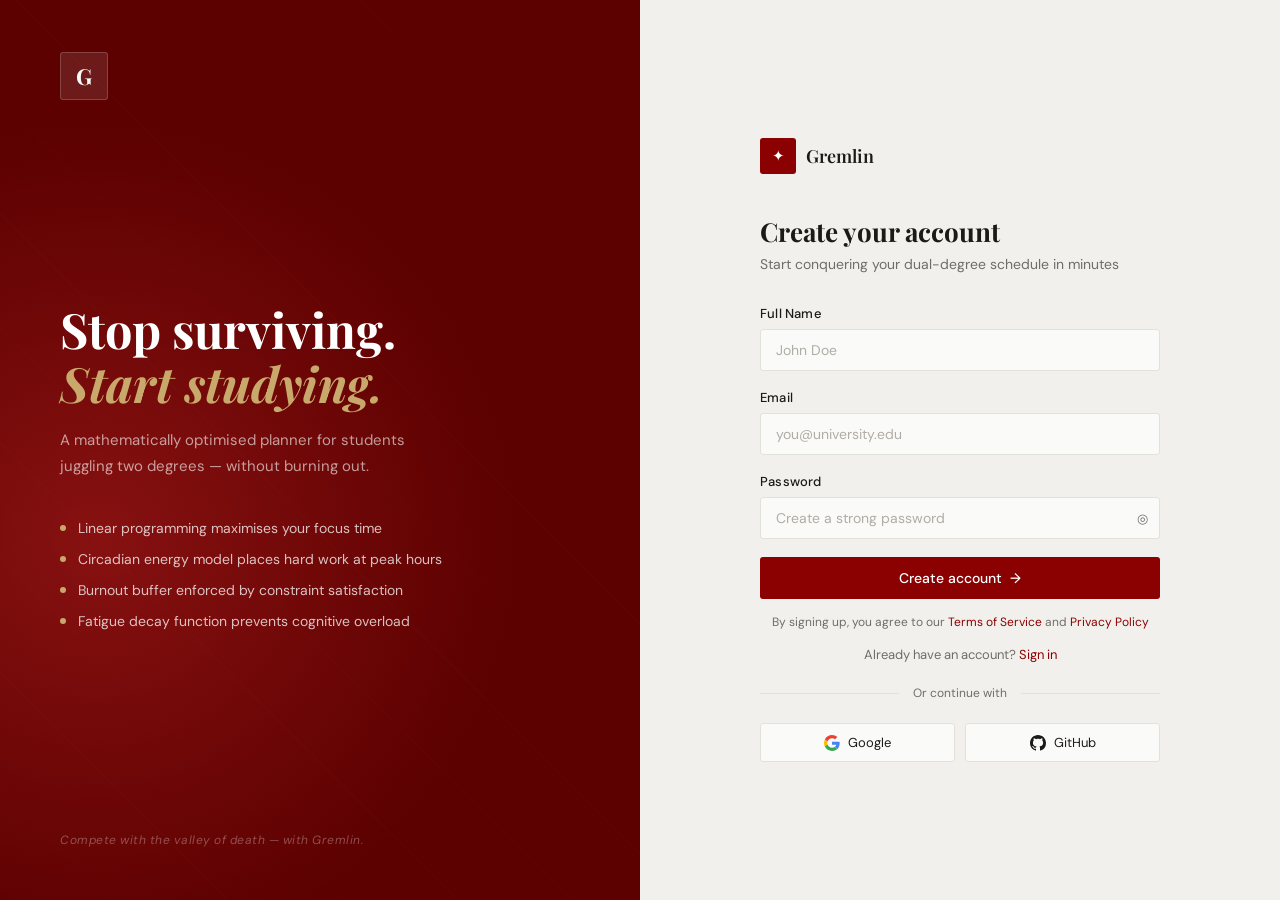
<file: templates/index.html>
<!DOCTYPE html>
<html lang="en">
<head>
  <meta charset="UTF-8" />
  <meta name="viewport" content="width=device-width, initial-scale=1.0" />
  <title>Gremlin — Study Smarter</title>
  <link rel="preconnect" href="https://fonts.googleapis.com" />
  <link href="https://fonts.googleapis.com/css2?family=Playfair+Display:ital,wght@0,400;0,600;0,700;1,400&family=DM+Sans:opsz,wght@9..40,300;9..40,400;9..40,500&display=swap" rel="stylesheet" />
  <link rel="stylesheet" href="/static/css/style.css" />
</head>
<body class="page-index">

  <div class="split-left">
    <div class="split-left__inner">
      <div class="logo-mark">G</div>
      <div class="left-content">
        <h1 class="headline">Stop surviving.<br/><em>Start studying.</em></h1>
        <p class="subline">A mathematically optimised planner for students juggling two degrees — without burning out.</p>
        <ul class="feature-list">
          <li><span class="dot"></span>Linear programming maximises your focus time</li>
          <li><span class="dot"></span>Circadian energy model places hard work at peak hours</li>
          <li><span class="dot"></span>Burnout buffer enforced by constraint satisfaction</li>
          <li><span class="dot"></span>Fatigue decay function prevents cognitive overload</li>
        </ul>
      </div>
      <p class="tagline-bottom">Compete with the valley of death — with Gremlin.</p>
    </div>
  </div>

  <div class="split-right">
    <div class="form-card" id="signup-panel">
      <div class="brand-row">
        <span class="brand-icon">✦</span>
        <span class="brand-name">Gremlin</span>
      </div>
      <h2 class="form-title">Create your account</h2>
      <p class="form-subtitle">Start conquering your dual-degree schedule in minutes</p>

      <div class="field-group">
        <label for="fname">Full Name</label>
        <input type="text" id="fname" class="fi" placeholder="John Doe" />
      </div>
      <div class="field-group">
        <label for="femail">Email</label>
        <input type="email" id="femail" class="fi" placeholder="you@university.edu" />
      </div>
      <div class="field-group">
        <label for="fpwd">Password</label>
        <div class="password-wrap">
          <input type="password" id="fpwd" class="fi" placeholder="Create a strong password" />
          <button class="eye-btn" type="button" onclick="togglePwd()">◎</button>
        </div>
      </div>

      <p class="err" id="signup-err"></p>
      <button class="btn-primary" onclick="doSignup()">Create account <span>→</span></button>
      <p class="legal">By signing up, you agree to our <a href="#">Terms of Service</a> and <a href="#">Privacy Policy</a></p>
      <p class="signin-link">Already have an account? <a onclick="showSignin()">Sign in</a></p>
      <div class="divider"><span>Or continue with</span></div>
      <div class="oauth-row">
        <button class="btn-oauth" onclick="alert('OAuth coming soon')">
          <svg width="16" height="16" viewBox="0 0 48 48"><path fill="#EA4335" d="M24 9.5c3.54 0 6.71 1.22 9.21 3.6l6.85-6.85C35.9 2.38 30.47 0 24 0 14.62 0 6.51 5.38 2.56 13.22l7.98 6.19C12.43 13.72 17.74 9.5 24 9.5z"/><path fill="#4285F4" d="M46.98 24.55c0-1.57-.15-3.09-.38-4.55H24v9.02h12.94c-.58 2.96-2.26 5.48-4.78 7.18l7.73 6c4.51-4.18 7.09-10.36 7.09-17.65z"/><path fill="#FBBC05" d="M10.53 28.59c-.48-1.45-.76-2.99-.76-4.59s.27-3.14.76-4.59l-7.98-6.19C.92 16.46 0 20.12 0 24c0 3.88.92 7.54 2.56 10.78l7.97-6.19z"/><path fill="#34A853" d="M24 48c6.48 0 11.93-2.13 15.89-5.81l-7.73-6c-2.18 1.48-4.97 2.35-8.16 2.35-6.26 0-11.57-4.22-13.47-9.91l-7.98 6.19C6.51 42.62 14.62 48 24 48z"/></svg>
          Google
        </button>
        <button class="btn-oauth" onclick="alert('OAuth coming soon')">
          <svg width="16" height="16" viewBox="0 0 24 24" fill="currentColor"><path d="M12 0C5.37 0 0 5.37 0 12c0 5.31 3.435 9.795 8.205 11.385.6.105.825-.255.825-.57 0-.285-.015-1.23-.015-2.235-3.015.555-3.795-.735-4.035-1.41-.135-.345-.72-1.41-1.23-1.695-.42-.225-1.02-.78-.015-.795.945-.015 1.62.87 1.845 1.23 1.08 1.815 2.805 1.305 3.495.99.105-.78.42-1.305.765-1.605-2.67-.3-5.46-1.335-5.46-5.925 0-1.305.465-2.385 1.23-3.225-.12-.3-.54-1.53.12-3.18 0 0 1.005-.315 3.3 1.23.96-.27 1.98-.405 3-.405s2.04.135 3 .405c2.295-1.56 3.3-1.23 3.3-1.23.66 1.65.24 2.88.12 3.18.765.84 1.23 1.905 1.23 3.225 0 4.605-2.805 5.625-5.475 5.925.435.375.81 1.095.81 2.22 0 1.605-.015 2.895-.015 3.3 0 .315.225.69.825.57A12.02 12.02 0 0024 12c0-6.63-5.37-12-12-12z"/></svg>
          GitHub
        </button>
      </div>
    </div>

    <!-- SIGNIN PANEL -->
    <div class="form-card hidden" id="signin-panel">
      <div class="brand-row">
        <span class="brand-icon">✦</span>
        <span class="brand-name">Gremlin</span>
      </div>
      <h2 class="form-title">Welcome back</h2>
      <p class="form-subtitle">Sign in to your optimised schedule</p>
      <div class="field-group">
        <label>Email</label>
        <input type="email" id="si-email" class="fi" placeholder="you@university.edu" />
      </div>
      <div class="field-group">
        <label>Password</label>
        <input type="password" id="si-pwd" class="fi" placeholder="Your password" />
      </div>
      <p class="err" id="signin-err"></p>
      <button class="btn-primary" onclick="doSignin()">Sign in →</button>
      <p class="signin-link" style="margin-top:16px;">No account? <a onclick="showSignup()">Create one</a></p>
    </div>
  </div>

  <script>
    function togglePwd() {
      const p = document.getElementById('fpwd');
      p.type = p.type === 'password' ? 'text' : 'password';
    }
    function showSignin() {
      document.getElementById('signup-panel').classList.add('hidden');
      document.getElementById('signin-panel').classList.remove('hidden');
    }
    function showSignup() {
      document.getElementById('signin-panel').classList.add('hidden');
      document.getElementById('signup-panel').classList.remove('hidden');
    }
    async function doSignup() {
      const name = document.getElementById('fname').value.trim();
      const email = document.getElementById('femail').value.trim();
      const pw = document.getElementById('fpwd').value;
      const err = document.getElementById('signup-err');
      err.style.display = 'none';
      if (!name || !email || !pw) { err.textContent = 'Please fill all fields.'; err.style.display = 'block'; return; }
      const r = await fetch('/api/signup', { method:'POST', headers:{'Content-Type':'application/json'}, body: JSON.stringify({name, email, password: pw}) });
      const d = await r.json();
      if (d.error) { err.textContent = d.error; err.style.display = 'block'; }
      else window.location.href = '/onboarding';
    }
    async function doSignin() {
      const email = document.getElementById('si-email').value.trim();
      const pw = document.getElementById('si-pwd').value;
      const err = document.getElementById('signin-err');
      err.style.display = 'none';
      const r = await fetch('/api/signin', { method:'POST', headers:{'Content-Type':'application/json'}, body: JSON.stringify({email, password: pw}) });
      const d = await r.json();
      if (d.error) { err.textContent = d.error; err.style.display = 'block'; }
      else window.location.href = d.has_profile ? '/dashboard' : '/onboarding';
    }
  </script>
</body>
</html>
</file>
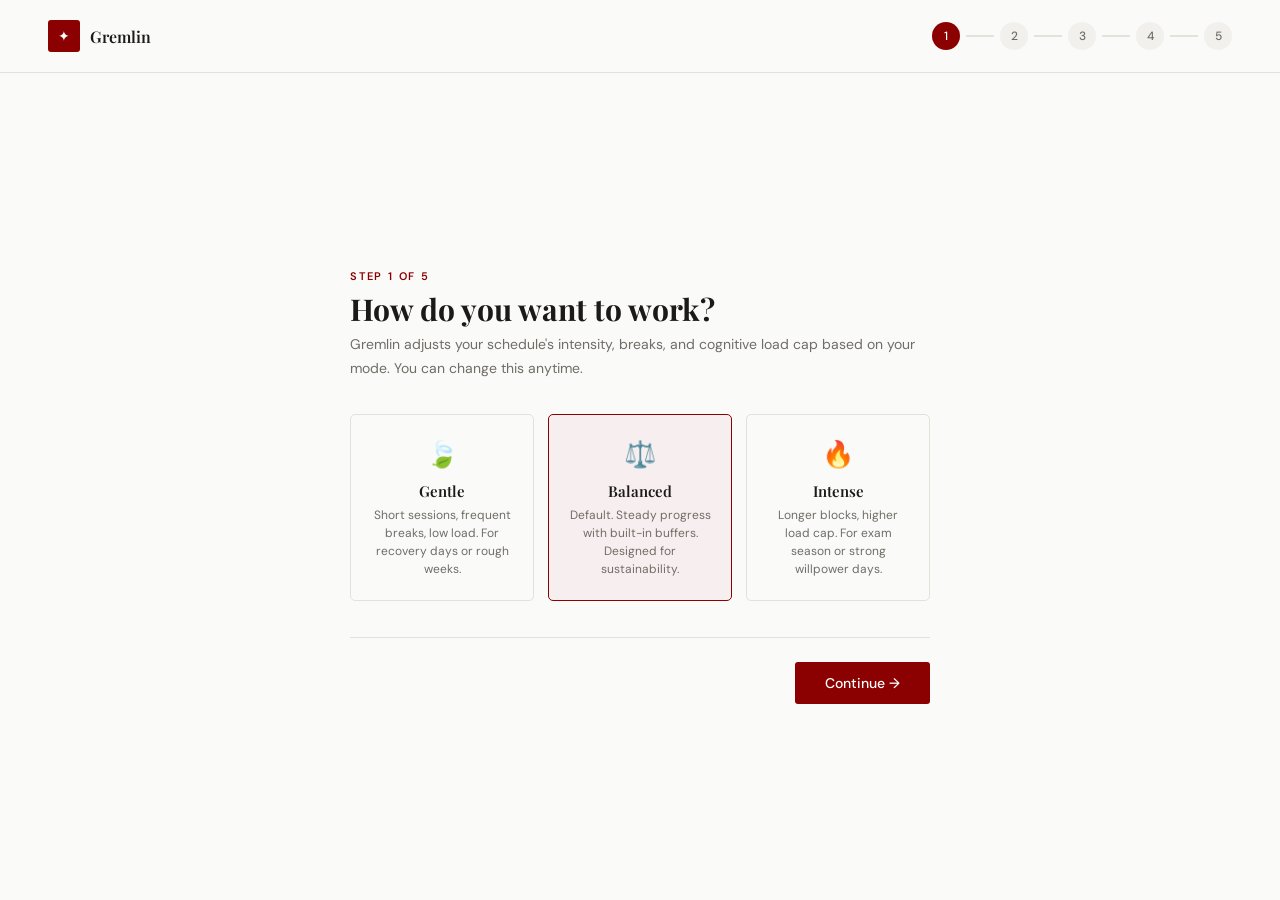
<file: templates/onboarding.html>
<!DOCTYPE html>
<html lang="en">
<head>
  <meta charset="UTF-8" />
  <meta name="viewport" content="width=device-width, initial-scale=1.0" />
  <title>Gremlin — Setup</title>
  <link href="https://fonts.googleapis.com/css2?family=Playfair+Display:ital,wght@0,400;0,600;0,700;1,400&family=DM+Sans:opsz,wght@9..40,300;9..40,400;9..40,500&display=swap" rel="stylesheet" />
  <link rel="stylesheet" href="/static/css/style.css" />
</head>
<body class="page-onboarding">

  <header class="ob-header">
    <div class="ob-brand">
      <div class="ob-brand-icon">✦</div>
      <div class="ob-brand-name">Gremlin</div>
    </div>
    <div class="step-dots" id="step-dots">
      <div class="step-dot active" id="dot-1">1</div>
      <div class="step-line" id="line-1"></div>
      <div class="step-dot idle" id="dot-2">2</div>
      <div class="step-line" id="line-2"></div>
      <div class="step-dot idle" id="dot-3">3</div>
      <div class="step-line" id="line-3"></div>
      <div class="step-dot idle" id="dot-4">4</div>
      <div class="step-line" id="line-4"></div>
      <div class="step-dot idle" id="dot-5">5</div>
    </div>
  </header>

  <div class="ob-body">
    <div class="ob-card">

      <!-- STEP 1: Mode -->
      <div class="step-page active" id="step-1">
        <div class="step-tag">Step 1 of 5</div>
        <h2 class="ob-title">How do you want to work?</h2>
        <p class="ob-desc">Gremlin adjusts your schedule's intensity, breaks, and cognitive load cap based on your mode. You can change this anytime.</p>
        <div class="mode-grid">
          <div class="mode-card" data-mode="gentle" onclick="selectMode(this)">
            <div class="mode-icon">🍃</div>
            <div class="mode-name">Gentle</div>
            <div class="mode-desc">Short sessions, frequent breaks, low load. For recovery days or rough weeks.</div>
          </div>
          <div class="mode-card sel" data-mode="balanced" onclick="selectMode(this)">
            <div class="mode-icon">⚖️</div>
            <div class="mode-name">Balanced</div>
            <div class="mode-desc">Default. Steady progress with built-in buffers. Designed for sustainability.</div>
          </div>
          <div class="mode-card" data-mode="intense" onclick="selectMode(this)">
            <div class="mode-icon">🔥</div>
            <div class="mode-name">Intense</div>
            <div class="mode-desc">Longer blocks, higher load cap. For exam season or strong willpower days.</div>
          </div>
        </div>
        <div class="step-nav">
          <div></div>
          <button class="btn-next" onclick="goStep(2)">Continue →</button>
        </div>
      </div>

      <!-- STEP 2: Chronotype + Sleep -->
      <div class="step-page" id="step-2">
        <div class="step-tag">Step 2 of 5</div>
        <h2 class="ob-title">When are you at your best?</h2>
        <p class="ob-desc">Gremlin uses a circadian energy model — your hard subjects go to your peak hours. Sleep is a hard constraint, never violated.</p>
        <div class="chrono-row">
          <button class="chrono-btn sel" data-chrono="morning" onclick="selectChrono(this)">
            <div class="chrono-icon">🌅</div>
            <div class="chrono-label">Morning</div>
          </button>
          <button class="chrono-btn" data-chrono="neutral" onclick="selectChrono(this)">
            <div class="chrono-icon">☀️</div>
            <div class="chrono-label">Midday</div>
          </button>
          <button class="chrono-btn" data-chrono="evening" onclick="selectChrono(this)">
            <div class="chrono-icon">🌙</div>
            <div class="chrono-label">Evening</div>
          </button>
        </div>
        <div style="display:grid;grid-template-columns:1fr 1fr;gap:20px;margin-bottom:24px;">
          <div class="field-group">
            <label>Sleep time (bedtime)</label>
            <input type="time" id="sleep-start" class="fi" value="23:00" />
          </div>
          <div class="field-group">
            <label>Wake-up time</label>
            <input type="time" id="sleep-end" class="fi" value="07:00" />
          </div>
        </div>
        <div class="step-nav">
          <button class="btn-back" onclick="goStep(1)">← Back</button>
          <button class="btn-next" onclick="goStep(3)">Continue →</button>
        </div>
      </div>

      <!-- STEP 3: Subjects -->
      <div class="step-page" id="step-3">
        <div class="step-tag">Step 3 of 5</div>
        <h2 class="ob-title">What are you studying?</h2>
        <p class="ob-desc">Add your BTech subjects and secondary goal. Difficulty and drain scores power the priority algorithm — P(s) = 0.5×difficulty + 0.2×drain + 0.3×goal_weight.</p>
        <div class="subject-list" id="subject-list"></div>
        <div class="add-row">
          <input type="text" id="new-subj" class="fi" placeholder="Subject name" />
          <select id="new-type" class="fi">
            <option value="study">BTech</option>
            <option value="goal">Goal</option>
          </select>
          <select id="new-diff" class="fi">
            <option value="1">Easy (1)</option>
            <option value="2">Light (2)</option>
            <option value="3" selected>Medium (3)</option>
            <option value="4">Hard (4)</option>
            <option value="5">Beast (5)</option>
          </select>
          <button class="btn-add" onclick="addSubject()">+ Add</button>
        </div>
        <div class="step-nav">
          <button class="btn-back" onclick="goStep(2)">← Back</button>
          <button class="btn-next" onclick="goStep(4)">Continue →</button>
        </div>
      </div>

      <!-- STEP 4: College timetable -->
      <div class="step-page" id="step-4">
        <div class="step-tag">Step 4 of 5</div>
        <h2 class="ob-title">Add your college timetable</h2>
        <p class="ob-desc">College slots are hard constraints — the optimizer will never assign study blocks here. Enter times in 24h format (e.g. 09:00).</p>
        <div class="college-wrap" id="college-wrap"></div>
        <div class="step-nav">
          <button class="btn-back" onclick="goStep(3)">← Back</button>
          <button class="btn-next" onclick="goStep(5)">Continue →</button>
        </div>
      </div>

      <!-- STEP 5: Hours -->
      <div class="step-page" id="step-5">
        <div class="step-tag">Step 5 of 5</div>
        <h2 class="ob-title">How much can you commit?</h2>
        <p class="ob-desc">Be honest. Gremlin's adherence target is 60% — achieving more than that is a win. Consistent modest effort beats occasional heroics.</p>
        <div class="range-group">
          <div class="range-header">
            <span class="range-lbl">Daily study hours (BTech)</span>
            <span class="range-val" id="study-val">3h</span>
          </div>
          <input type="range" id="study-hours" min="1" max="8" step="0.5" value="3" oninput="document.getElementById('study-val').textContent=this.value+'h'" />
        </div>
        <div class="range-group">
          <div class="range-header">
            <span class="range-lbl">Daily hours for secondary goal</span>
            <span class="range-val" id="goal-val">1.5h</span>
          </div>
          <input type="range" id="goal-hours" min="0.5" max="5" step="0.5" value="1.5" oninput="document.getElementById('goal-val').textContent=this.value+'h'" />
        </div>
        <div class="step-nav">
          <button class="btn-back" onclick="goStep(4)">← Back</button>
          <button class="btn-next" onclick="buildSchedule()">Build my schedule ✦</button>
        </div>
      </div>

    </div>
  </div>

  <!-- Loading overlay -->
  <div class="loading hidden" id="loading">
    <div>
      <div class="spin"></div>
      <div class="load-txt">Gremlin is solving your schedule…</div>
      <div class="load-math">Z = Σ priority(s) × energy(t) × cognitive_fit(s,t) × x[s][t]</div>
    </div>
  </div>

  <script>
    const DAYS = ['Mon','Tue','Wed','Thu','Fri','Sat','Sun'];
    let subjects = [
      {name:'Core BTech', type:'study', difficulty:4, drain:0.7, goal_weight:0.8},
      {name:'Secondary Goal', type:'goal', difficulty:3, drain:0.5, goal_weight:0.9}
    ];
    let collegeSlots = {Mon:[],Tue:[],Wed:[],Thu:[],Fri:[],Sat:[],Sun:[]};
    let mode = 'balanced';
    let chronotype = 'morning';

    function selectMode(el) {
      document.querySelectorAll('.mode-card').forEach(c => c.classList.remove('sel'));
      el.classList.add('sel');
      mode = el.dataset.mode;
    }
    function selectChrono(el) {
      document.querySelectorAll('.chrono-btn').forEach(c => c.classList.remove('sel'));
      el.classList.add('sel');
      chronotype = el.dataset.chrono;
    }

    function goStep(n) {
      document.querySelectorAll('.step-page').forEach(p => p.classList.remove('active'));
      document.getElementById('step-' + n).classList.add('active');
      for(let i=1;i<=5;i++) {
        const dot = document.getElementById('dot-' + i);
        const line = document.getElementById('line-' + i);
        if(i < n) { dot.className = 'step-dot done'; }
        else if(i === n) { dot.className = 'step-dot active'; }
        else { dot.className = 'step-dot idle'; }
        if(line) line.className = i < n ? 'step-line done' : 'step-line';
      }
      if(n === 4) renderCollegeGrid();
    }

    function renderSubjects() {
      const list = document.getElementById('subject-list');
      list.innerHTML = subjects.map((s,i) => `
        <div class="subject-row">
          <span class="s-name">${s.name}</span>
          <span class="s-badge ${s.type==='goal'?'badge-goal':'badge-study'}">${s.type==='goal'?'Goal':'BTech'}</span>
          <div class="diff-pips">${[1,2,3,4,5].map(n=>`<div class="pip${n<=s.difficulty?' on':''}"></div>`).join('')}</div>
          <button class="btn-rm" onclick="removeSubject(${i})">✕</button>
        </div>
      `).join('');
    }

    function addSubject() {
      const name = document.getElementById('new-subj').value.trim();
      if(!name) return;
      const type = document.getElementById('new-type').value;
      const diff = parseInt(document.getElementById('new-diff').value);
      subjects.push({name, type, difficulty: diff, drain: diff/5*0.8, goal_weight: type==='goal'?0.9:0.6});
      document.getElementById('new-subj').value = '';
      renderSubjects();
    }

    function removeSubject(i) {
      subjects.splice(i,1);
      renderSubjects();
    }

    function renderCollegeGrid() {
      const wrap = document.getElementById('college-wrap');
      wrap.innerHTML = DAYS.map(d => `
        <div class="day-col">
          <div class="day-h">${d}</div>
          <div id="slots-${d}">
            ${(collegeSlots[d]||[]).map((sl,i) => `
              <div class="slot-tag">
                <span>${sl.start}–${sl.end}</span>
                <button class="slot-rm" onclick="removeSlot('${d}',${i})">✕</button>
              </div>
            `).join('')}
          </div>
          <div class="add-slot">
            <input type="time" id="s-${d}" placeholder="09:00" value="09:00" />
            <input type="time" id="e-${d}" placeholder="10:00" value="10:00" />
            <button class="btn-slot" onclick="addSlot('${d}')">+ Add</button>
          </div>
        </div>
      `).join('');
    }

    function addSlot(day) {
      const start = document.getElementById('s-' + day).value;
      const end = document.getElementById('e-' + day).value;
      if(!start || !end) return;
      if(!collegeSlots[day]) collegeSlots[day] = [];
      collegeSlots[day].push({start, end});
      renderCollegeGrid();
    }

    function removeSlot(day, idx) {
      collegeSlots[day].splice(idx, 1);
      renderCollegeGrid();
    }

    async function buildSchedule() {
      document.getElementById('loading').classList.remove('hidden');
      const profile = {
        mode,
        chronotype,
        sleep_start: document.getElementById('sleep-start').value,
        sleep_end: document.getElementById('sleep-end').value,
        subjects,
        college_slots: collegeSlots,
        available_hours: parseFloat(document.getElementById('study-hours').value),
        goal_hours: parseFloat(document.getElementById('goal-hours').value),
        mood_override: 7,
        energy_override: 7
      };
      try {
        const r = await fetch('/api/save_profile', {
          method: 'POST',
          headers: {'Content-Type':'application/json'},
          body: JSON.stringify(profile)
        });
        const d = await r.json();
        if(d.success) window.location.href = '/dashboard';
        else alert('Error building schedule');
      } catch(e) {
        alert('Server error. Make sure Flask is running.');
      }
      document.getElementById('loading').classList.add('hidden');
    }

    // Init
    renderSubjects();
  </script>
</body>
</html>
</file>
<file: static/css/style.css>
@import url('https://fonts.googleapis.com/css2?family=Playfair+Display:ital,wght@0,400;0,600;0,700;1,400;1,600&family=DM+Sans:opsz,wght@9..40,300;9..40,400;9..40,500;9..40,600&display=swap');

:root {
  --cherry: #8B0000;
  --cherry-deep: #5C0000;
  --cherry-bright: #A50000;
  --cherry-pale: #F7EFEF;
  --white: #FAFAF8;
  --off: #F2F0EC;
  --border: #E4E1DB;
  --text: #1C1A18;
  --muted: #706D67;
  --gold: #C9A86C;
  --green: #4A7C59;
  --r: 3px;
  --ease: cubic-bezier(0.4, 0, 0.2, 1);
}

*, *::before, *::after { box-sizing: border-box; margin: 0; padding: 0; }
html { font-size: 16px; }
body { font-family: 'DM Sans', sans-serif; background: var(--white); color: var(--text); -webkit-font-smoothing: antialiased; }
h1, h2, h3, .serif { font-family: 'Playfair Display', serif; }

/* ─── SIGNUP ─────────────────────────────────────────── */
.page-index {
  display: grid;
  grid-template-columns: 1fr 1fr;
  min-height: 100vh;
}

.split-left {
  background: var(--cherry-deep);
  position: relative;
  overflow: hidden;
  display: flex;
  align-items: stretch;
}

.split-left::before {
  content: '';
  position: absolute;
  inset: 0;
  background:
    radial-gradient(ellipse at 15% 60%, rgba(178,34,34,0.5) 0%, transparent 55%),
    radial-gradient(ellipse at 85% 10%, rgba(92,0,0,0.6) 0%, transparent 50%),
    repeating-linear-gradient(45deg, transparent, transparent 80px, rgba(255,255,255,0.012) 80px, rgba(255,255,255,0.012) 81px);
}

.split-left__inner {
  position: relative;
  z-index: 1;
  display: flex;
  flex-direction: column;
  justify-content: space-between;
  padding: 52px 60px;
  width: 100%;
}

.logo-mark {
  font-family: 'Playfair Display', serif;
  font-size: 22px;
  font-weight: 700;
  color: var(--white);
  width: 48px;
  height: 48px;
  background: rgba(255,255,255,0.1);
  border: 1px solid rgba(255,255,255,0.18);
  border-radius: var(--r);
  display: grid;
  place-items: center;
}


.headline {
  font-family: 'Playfair Display', serif;
  font-size: clamp(34px, 3.8vw, 52px);
  font-weight: 700;
  color: white;
  line-height: 1.12;
  margin-bottom: 18px;
}

.headline em { font-style: italic; color: var(--gold); }

.subline {
  font-size: 15px;
  color: rgba(255,255,255,0.6);
  line-height: 1.7;
  max-width: 360px;
  margin-bottom: 40px;
}

.feature-list { list-style: none; display: flex; flex-direction: column; gap: 13px; }
.feature-list li {
  display: flex;
  align-items: center;
  gap: 12px;
  font-size: 14px;
  color: rgba(255,255,255,0.75);
}

.dot {
  width: 6px;
  height: 6px;
  border-radius: 50%;
  background: var(--gold);
  flex-shrink: 0;
}

.tagline-bottom {
  font-size: 12px;
  color: rgba(255,255,255,0.3);
  letter-spacing: 0.5px;
  font-style: italic;
}

/* Form side */
.split-right {
  background: var(--off);
  display: flex;
  align-items: center;
  justify-content: center;
  padding: 60px 48px;
}

.form-card { width: 100%; max-width: 400px; }

.brand-row {
  display: flex;
  align-items: center;
  gap: 10px;
  margin-bottom: 40px;
}

.brand-icon {
  width: 36px;
  height: 36px;
  background: var(--cherry);
  border-radius: var(--r);
  display: grid;
  place-items: center;
  color: white;
  font-size: 15px;
}

.brand-name {
  font-family: 'Playfair Display', serif;
  font-size: 18px;
  font-weight: 600;
  color: var(--text);
}

.form-title {
  font-size: 26px;
  font-weight: 700;
  margin-bottom: 6px;
}

.form-subtitle {
  font-size: 14px;
  color: var(--muted);
  margin-bottom: 32px;
}

.field-group { margin-bottom: 18px; }
.field-group label {
  display: block;
  font-size: 13px;
  font-weight: 500;
  margin-bottom: 7px;
  letter-spacing: 0.2px;
}

.field-group input, .fi {
  width: 100%;
  padding: 11px 15px;
  background: var(--white);
  border: 1px solid var(--border);
  border-radius: var(--r);
  font-size: 14px;
  font-family: 'DM Sans', sans-serif;
  color: var(--text);
  outline: none;
  transition: border-color 0.2s var(--ease), box-shadow 0.2s var(--ease);
}

.field-group input:focus, .fi:focus {
  border-color: var(--cherry);
  box-shadow: 0 0 0 3px rgba(139,0,0,0.07);
}

.field-group input::placeholder, .fi::placeholder { color: #B0ADA6; }

.password-wrap { position: relative; }
.password-wrap input { padding-right: 40px; }
.eye-btn {
  position: absolute;
  right: 12px;
  top: 50%;
  transform: translateY(-50%);
  background: none;
  border: none;
  cursor: pointer;
  color: var(--muted);
  font-size: 13px;
}

.btn-primary {
  width: 100%;
  padding: 12px 24px;
  background: var(--cherry);
  color: white;
  border: none;
  border-radius: var(--r);
  font-size: 14px;
  font-weight: 500;
  font-family: 'DM Sans', sans-serif;
  cursor: pointer;
  transition: background 0.2s var(--ease), transform 0.15s var(--ease), box-shadow 0.2s var(--ease);
  display: flex;
  align-items: center;
  justify-content: center;
  gap: 8px;
  margin-top: 8px;
}

.btn-primary:hover {
  background: var(--cherry-bright);
  transform: translateY(-1px);
  box-shadow: 0 4px 18px rgba(139,0,0,0.25);
}

.btn-primary:active { transform: none; }

.legal {
  font-size: 12px;
  color: var(--muted);
  text-align: center;
  margin-top: 14px;
  line-height: 1.6;
}

.legal a, .signin-link a { color: var(--cherry); text-decoration: none; }
.legal a:hover, .signin-link a:hover { text-decoration: underline; }

.signin-link {
  text-align: center;
  font-size: 13px;
  color: var(--muted);
  margin-top: 14px;
  cursor: pointer;
}

.divider {
  display: flex;
  align-items: center;
  gap: 14px;
  margin: 22px 0;
  font-size: 12px;
  color: var(--muted);
}
.divider::before, .divider::after { content: ''; flex: 1; height: 1px; background: var(--border); }

.oauth-row { display: grid; grid-template-columns: 1fr 1fr; gap: 10px; }

.btn-oauth {
  padding: 10px 16px;
  background: var(--white);
  border: 1px solid var(--border);
  border-radius: var(--r);
  font-size: 13px;
  font-family: 'DM Sans', sans-serif;
  cursor: pointer;
  display: flex;
  align-items: center;
  justify-content: center;
  gap: 8px;
  transition: border-color 0.2s, background 0.2s;
  color: var(--text);
}

.btn-oauth:hover { background: var(--off); border-color: #ccc; }

.err {
  color: var(--cherry);
  font-size: 12px;
  margin-top: 8px;
  display: none;
}

/* ─── ONBOARDING ─────────────────────────────────────── */
.page-onboarding {
  min-height: 100vh;
  background: var(--white);
  display: flex;
  flex-direction: column;
}

.ob-header {
  padding: 20px 48px;
  border-bottom: 1px solid var(--border);
  display: flex;
  align-items: center;
  justify-content: space-between;
}

.ob-brand { display: flex; align-items: center; gap: 10px; }
.ob-brand-icon { width: 32px; height: 32px; background: var(--cherry); border-radius: var(--r); display: grid; place-items: center; color: white; font-size: 14px; }
.ob-brand-name { font-family: 'Playfair Display', serif; font-size: 16px; font-weight: 600; }

.step-dots { display: flex; align-items: center; gap: 6px; }
.step-dot {
  width: 28px;
  height: 28px;
  border-radius: 50%;
  font-size: 12px;
  font-weight: 500;
  display: grid;
  place-items: center;
  transition: all 0.25s var(--ease);
}
.step-dot.active { background: var(--cherry); color: white; }
.step-dot.done { background: var(--cherry-deep); color: var(--gold); }
.step-dot.idle { background: var(--off); color: var(--muted); }
.step-line { width: 28px; height: 2px; background: var(--border); transition: background 0.3s; }
.step-line.done { background: var(--cherry); }

.ob-body {
  flex: 1;
  display: flex;
  align-items: center;
  justify-content: center;
  padding: 60px 24px;
}

.ob-card { width: 100%; max-width: 580px; }

.step-tag {
  font-size: 11px;
  text-transform: uppercase;
  letter-spacing: 1.8px;
  color: var(--cherry);
  font-weight: 600;
  margin-bottom: 8px;
}

.ob-title { font-size: 30px; font-weight: 700; margin-bottom: 6px; line-height: 1.2; }
.ob-desc { font-size: 14px; color: var(--muted); margin-bottom: 34px; line-height: 1.65; }

/* Mode cards */
.mode-grid { display: grid; grid-template-columns: repeat(3, 1fr); gap: 14px; margin-bottom: 28px; }
.mode-card {
  padding: 22px 18px;
  border: 1.5px solid var(--border);
  border-radius: 5px;
  cursor: pointer;
  transition: all 0.2s var(--ease);
  text-align: center;
}
.mode-card:hover { border-color: var(--cherry); }
.mode-card.sel { border-color: var(--cherry); background: var(--cherry-pale); }
.mode-icon { font-size: 26px; margin-bottom: 10px; }
.mode-name { font-family: 'Playfair Display', serif; font-size: 15px; font-weight: 600; margin-bottom: 5px; }
.mode-desc { font-size: 12px; color: var(--muted); line-height: 1.5; }

/* Chronotype */
.chrono-row { display: flex; gap: 10px; margin-bottom: 26px; }
.chrono-btn {
  flex: 1;
  padding: 14px 10px;
  border: 1.5px solid var(--border);
  border-radius: var(--r);
  cursor: pointer;
  text-align: center;
  background: var(--white);
  font-family: 'DM Sans', sans-serif;
  transition: all 0.2s var(--ease);
}
.chrono-btn:hover { border-color: var(--cherry); }
.chrono-btn.sel { border-color: var(--cherry); background: var(--cherry-pale); }
.chrono-icon { font-size: 20px; margin-bottom: 5px; }
.chrono-label { font-size: 13px; font-weight: 500; }

/* Subjects */
.subject-list { margin-bottom: 16px; }
.subject-row {
  display: grid;
  grid-template-columns: 1fr 80px 80px 32px;
  align-items: center;
  gap: 10px;
  padding: 12px 14px;
  background: var(--off);
  border: 1px solid var(--border);
  border-radius: var(--r);
  margin-bottom: 8px;
}
.s-name { font-size: 13px; font-weight: 500; }
.s-badge {
  font-size: 11px;
  padding: 3px 8px;
  border-radius: 20px;
  text-align: center;
  font-weight: 500;
}
.badge-study { background: rgba(139,0,0,0.1); color: var(--cherry); }
.badge-goal { background: rgba(201,168,108,0.2); color: #7A5C0A; }
.diff-pips { display: flex; gap: 3px; }
.pip { width: 7px; height: 7px; border-radius: 50%; background: var(--border); }
.pip.on { background: var(--cherry); }
.btn-rm {
  background: none;
  border: none;
  cursor: pointer;
  color: var(--muted);
  font-size: 15px;
  padding: 2px 6px;
  border-radius: var(--r);
  transition: color 0.15s;
}
.btn-rm:hover { color: var(--cherry); }

.add-row {
  display: grid;
  grid-template-columns: 1fr 90px 80px auto;
  gap: 8px;
  padding: 14px;
  border: 1px dashed #CCC8C0;
  border-radius: var(--r);
  background: transparent;
}

select.fi, select { -webkit-appearance: none; appearance: none; }

.btn-add {
  padding: 9px 14px;
  background: var(--cherry);
  color: white;
  border: none;
  border-radius: var(--r);
  font-size: 13px;
  font-family: 'DM Sans', sans-serif;
  cursor: pointer;
  transition: background 0.15s;
  white-space: nowrap;
}
.btn-add:hover { background: var(--cherry-bright); }

/* Range */
.range-group { margin-bottom: 22px; }
.range-header { display: flex; justify-content: space-between; margin-bottom: 8px; }
.range-lbl { font-size: 13px; font-weight: 500; }
.range-val { font-size: 13px; font-weight: 600; color: var(--cherry); }
input[type=range] {
  width: 100%;
  -webkit-appearance: none;
  appearance: none;
  height: 4px;
  background: var(--border);
  border-radius: 2px;
  outline: none;
  cursor: pointer;
}
/* Chrome, Safari, Edge */
input[type=range]::-webkit-slider-thumb {
  -webkit-appearance: none;
  appearance: none;
  width: 17px;
  height: 17px;
  border-radius: 50%;
  background: var(--cherry);
  cursor: pointer;
  box-shadow: 0 2px 6px rgba(139,0,0,0.28);
  border: none;
}
/* Firefox */
input[type=range]::-moz-range-thumb {
  width: 17px;
  height: 17px;
  border-radius: 50%;
  background: var(--cherry);
  cursor: pointer;
  box-shadow: 0 2px 6px rgba(139,0,0,0.28);
  border: none;
}
/* Firefox track */
input[type=range]::-moz-range-track {
  height: 4px;
  background: var(--border);
  border-radius: 2px;
}

/* College slots */
.college-wrap {
  display: grid;
  grid-template-columns: repeat(7, 1fr);
  gap: 6px;
  margin-bottom: 18px;
}
.day-col .day-h {
  font-size: 11px;
  font-weight: 600;
  text-align: center;
  color: var(--muted);
  text-transform: uppercase;
  letter-spacing: 0.5px;
  padding: 6px 2px;
}
.slot-tag {
  display: flex;
  align-items: center;
  justify-content: space-between;
  padding: 4px 7px;
  background: var(--cherry-deep);
  color: white;
  border-radius: 3px;
  font-size: 10px;
  margin-bottom: 3px;
}
.slot-rm { background: none; border: none; color: rgba(255,255,255,0.5); cursor: pointer; font-size: 11px; }
.add-slot { display: flex; gap: 4px; margin-top: 6px; flex-direction: column; }
.add-slot input {
  width: 100%;
  padding: 5px 7px;
  font-size: 11px;
  border: 1px solid var(--border);
  border-radius: 3px;
  font-family: 'DM Sans', sans-serif;
  outline: none;
}
.add-slot input:focus { border-color: var(--cherry); }
.btn-slot {
  width: 100%;
  padding: 5px 4px;
  background: rgba(139,0,0,0.1);
  color: var(--cherry);
  border: none;
  border-radius: 3px;
  font-size: 11px;
  cursor: pointer;
  font-family: 'DM Sans', sans-serif;
}
.btn-slot:hover { background: rgba(139,0,0,0.18); }

/* Step nav */
.step-nav {
  display: flex;
  justify-content: space-between;
  align-items: center;
  margin-top: 36px;
  padding-top: 24px;
  border-top: 1px solid var(--border);
}

.btn-next {
  padding: 12px 30px;
  background: var(--cherry);
  color: white;
  border: none;
  border-radius: var(--r);
  font-size: 14px;
  font-weight: 500;
  font-family: 'DM Sans', sans-serif;
  cursor: pointer;
  transition: all 0.2s var(--ease);
  display: flex;
  align-items: center;
  gap: 8px;
}
.btn-next:hover { background: var(--cherry-bright); transform: translateY(-1px); box-shadow: 0 4px 16px rgba(139,0,0,0.22); }

.btn-back {
  padding: 11px 22px;
  background: transparent;
  border: 1px solid var(--border);
  border-radius: var(--r);
  font-size: 13px;
  font-family: 'DM Sans', sans-serif;
  cursor: pointer;
  color: var(--muted);
  transition: all 0.15s;
}
.btn-back:hover { border-color: #aaa; color: var(--text); }

/* ─── DASHBOARD ──────────────────────────────────────── */
.page-dashboard {
  display: grid;
  grid-template-columns: 230px 1fr;
  min-height: 100vh;
}

.sidebar {
  background: var(--cherry-deep);
  background-image: radial-gradient(ellipse at 0% 100%, rgba(178,34,34,0.3) 0%, transparent 55%);
  position: sticky;
  top: 0;
  height: 100vh;
  display: flex;
  flex-direction: column;
  padding: 28px 0;
}

.sb-brand { padding: 0 22px 28px; border-bottom: 1px solid rgba(255,255,255,0.07); margin-bottom: 20px; }
.sb-icon { width: 38px; height: 38px; background: rgba(255,255,255,0.1); border-radius: var(--r); display: grid; place-items: center; font-size: 16px; margin-bottom: 10px; }
.sb-name { font-family: 'Playfair Display', serif; color: white; font-size: 17px; font-weight: 600; }
.sb-sub { font-size: 11px; color: rgba(255,255,255,0.38); margin-top: 2px; }

.sb-nav { flex: 1; padding: 0 14px; }
.sb-section { font-size: 10px; text-transform: uppercase; letter-spacing: 1.5px; color: rgba(255,255,255,0.3); padding: 0 8px; margin-bottom: 6px; margin-top: 20px; }
.nav-link {
  display: flex;
  align-items: center;
  gap: 9px;
  padding: 9px 10px;
  border-radius: var(--r);
  color: rgba(255,255,255,0.6);
  font-size: 13px;
  cursor: pointer;
  transition: all 0.15s;
  margin-bottom: 2px;
  text-decoration: none;
  background: none;
  border: none;
  width: 100%;
  text-align: left;
  font-family: 'DM Sans', sans-serif;
}
.nav-link:hover { background: rgba(255,255,255,0.07); color: white; }
.nav-link.active { background: rgba(255,255,255,0.11); color: white; }
.nav-ic { font-size: 14px; width: 18px; text-align: center; }

.sb-footer { padding: 18px 22px; border-top: 1px solid rgba(255,255,255,0.07); }
.user-row { display: flex; align-items: center; gap: 9px; }
.user-av {
  width: 34px;
  height: 34px;
  background: rgba(255,255,255,0.13);
  border-radius: 50%;
  display: grid;
  place-items: center;
  font-family: 'Playfair Display', serif;
  font-size: 14px;
  color: white;
  font-weight: 600;
  flex-shrink: 0;
}
.user-nm { font-size: 13px; color: white; font-weight: 500; }
.user-role { font-size: 11px; color: rgba(255,255,255,0.38); }

/* Main area */
.main {
  background: var(--off);
  display: flex;
  flex-direction: column;
  min-height: 100vh;
}

.topbar {
  background: var(--white);
  border-bottom: 1px solid var(--border);
  padding: 16px 36px;
  display: flex;
  align-items: center;
  justify-content: space-between;
  position: sticky;
  top: 0;
  z-index: 10;
}

.topbar-title { font-size: 18px; font-weight: 600; }
.topbar-right { display: flex; align-items: center; gap: 10px; }

.btn-mood {
  padding: 8px 18px;
  background: var(--cherry);
  color: white;
  border: none;
  border-radius: var(--r);
  font-size: 13px;
  font-family: 'DM Sans', sans-serif;
  cursor: pointer;
  transition: background 0.15s;
}
.btn-mood:hover { background: var(--cherry-bright); }

.dash-body { padding: 30px 36px; flex: 1; }

/* Stats */
.stats-row {
  display: grid;
  grid-template-columns: repeat(4, 1fr);
  gap: 14px;
  margin-bottom: 26px;
}

.stat-card {
  background: var(--white);
  border: 1px solid var(--border);
  border-radius: 5px;
  padding: 20px 22px;
}

.stat-card.hl {
  background: var(--cherry-deep);
  border-color: var(--cherry-deep);
}

.stat-lbl { font-size: 11px; color: var(--muted); text-transform: uppercase; letter-spacing: 0.8px; margin-bottom: 7px; }
.stat-card.hl .stat-lbl { color: rgba(255,255,255,0.5); }
.stat-val { font-family: 'Playfair Display', serif; font-size: 26px; font-weight: 700; }
.stat-card.hl .stat-val { color: white; }
.stat-hint { font-size: 12px; color: var(--muted); margin-top: 4px; }
.stat-card.hl .stat-hint { color: rgba(255,255,255,0.42); }

/* Schedule area */
.sched-layout {
  display: grid;
  grid-template-columns: 1fr 280px;
  gap: 20px;
}

.sched-main {
  background: var(--white);
  border: 1px solid var(--border);
  border-radius: 5px;
  overflow: hidden;
}

.sec-header {
  padding: 18px 22px;
  border-bottom: 1px solid var(--border);
  display: flex;
  align-items: center;
  justify-content: space-between;
}

.sec-title { font-size: 15px; font-weight: 600; }
.opt-badge {
  font-size: 12px;
  padding: 3px 10px;
  background: rgba(139,0,0,0.08);
  color: var(--cherry);
  border-radius: 20px;
  font-weight: 500;
}

.day-tabs {
  display: flex;
  gap: 2px;
  padding: 12px 16px;
  border-bottom: 1px solid var(--border);
  overflow-x: auto;
}

.day-tab {
  padding: 7px 14px;
  border-radius: var(--r);
  font-size: 12px;
  cursor: pointer;
  transition: all 0.15s;
  color: var(--muted);
  background: none;
  border: none;
  font-family: 'DM Sans', sans-serif;
  white-space: nowrap;
}
.day-tab:hover { background: var(--off); color: var(--text); }
.day-tab.active { background: var(--cherry); color: white; }

/* Timeline */
.timeline { padding: 18px 20px; min-height: 350px; }

.t-empty {
  display: flex;
  flex-direction: column;
  align-items: center;
  justify-content: center;
  height: 200px;
  color: var(--muted);
  font-size: 14px;
  gap: 8px;
}

.t-block {
  display: flex;
  gap: 14px;
  align-items: flex-start;
  margin-bottom: 6px;
}

.t-time {
  width: 68px;
  font-size: 11px;
  color: var(--muted);
  padding-top: 13px;
  text-align: right;
  flex-shrink: 0;
}

.t-line {
  display: flex;
  flex-direction: column;
  align-items: center;
  padding-top: 13px;
  flex-shrink: 0;
}

.t-dot { width: 8px; height: 8px; border-radius: 50%; flex-shrink: 0; }
.t-vline { width: 1px; flex: 1; min-height: 20px; background: var(--border); margin-top: 3px; }

.t-card {
  flex: 1;
  padding: 11px 14px;
  border-radius: 3px;
  border-left: 3px solid;
  margin-bottom: 4px;
}

.t-card-name { font-size: 13px; font-weight: 600; }
.t-card-meta { font-size: 11px; margin-top: 2px; opacity: 0.65; }

.legend {
  display: flex;
  flex-wrap: wrap;
  gap: 10px;
  padding: 10px 20px;
  border-top: 1px solid var(--border);
}

.leg-item { display: flex; align-items: center; gap: 5px; font-size: 11px; color: var(--muted); }
.leg-dot { width: 9px; height: 9px; border-radius: 2px; flex-shrink: 0; }

/* Side panel */
.side-panel { display: flex; flex-direction: column; gap: 14px; }

.panel {
  background: var(--white);
  border: 1px solid var(--border);
  border-radius: 5px;
  overflow: hidden;
}

.panel-h {
  padding: 14px 18px;
  border-bottom: 1px solid var(--border);
  font-size: 13px;
  font-weight: 600;
}

.panel-b { padding: 16px 18px; }

.gremlin-msg {
  font-size: 13px;
  line-height: 1.65;
  color: var(--cherry-deep);
  font-style: italic;
  background: var(--cherry-pale);
  border: 1px solid rgba(139,0,0,0.12);
  border-radius: 4px;
  padding: 14px 16px;
  margin-bottom: 12px;
}

/* Burnout */
.burnout-row { margin-bottom: 14px; }
.burnout-hdr { display: flex; justify-content: space-between; font-size: 12px; margin-bottom: 6px; }
.burnout-bar { height: 7px; background: var(--off); border-radius: 4px; overflow: hidden; }
.burnout-fill { height: 100%; border-radius: 4px; transition: width 0.5s var(--ease); }
.burnout-fill.low { background: var(--green); }
.burnout-fill.medium { background: var(--gold); }
.burnout-fill.high { background: var(--cherry); }
.burnout-lbl { font-size: 11px; color: var(--muted); margin-top: 4px; }

/* Priority list */
.prio-list { display: flex; flex-direction: column; gap: 10px; }
.prio-item { display: flex; align-items: center; gap: 10px; }
.prio-clr { width: 9px; height: 9px; border-radius: 50%; flex-shrink: 0; }
.prio-info { flex: 1; min-width: 0; }
.prio-name { font-size: 12px; font-weight: 500; white-space: nowrap; overflow: hidden; text-overflow: ellipsis; }
.prio-bar { height: 3px; background: var(--off); border-radius: 2px; margin-top: 4px; }
.prio-fill { height: 100%; border-radius: 2px; background: var(--cherry); }
.prio-num { font-size: 11px; color: var(--muted); flex-shrink: 0; }

/* Modal */
.modal-overlay {
  position: fixed;
  inset: 0;
  background: rgba(0,0,0,0.35);
  display: none;
  place-items: center;
  z-index: 100;
  backdrop-filter: blur(3px);
}
.modal-overlay.open { display: grid; }

.modal {
  background: var(--white);
  border-radius: 6px;
  width: 430px;
  max-width: 96vw;
  animation: pop 0.18s var(--ease);
  overflow: hidden;
}

@keyframes pop {
  from { transform: scale(0.95) translateY(8px); opacity: 0; }
  to { transform: scale(1) translateY(0); opacity: 1; }
}

.modal-hdr { padding: 22px 24px; border-bottom: 1px solid var(--border); }
.modal-title { font-size: 19px; font-weight: 600; }
.modal-sub { font-size: 13px; color: var(--muted); margin-top: 3px; }
.modal-body { padding: 22px 24px; }
.modal-foot { padding: 14px 24px; background: var(--off); display: flex; gap: 10px; justify-content: flex-end; }

.mood-grid { display: grid; grid-template-columns: 1fr 1fr; gap: 20px; margin-bottom: 20px; }

.btn-cancel {
  padding: 10px 18px;
  background: transparent;
  border: 1px solid var(--border);
  border-radius: var(--r);
  font-size: 13px;
  font-family: 'DM Sans', sans-serif;
  cursor: pointer;
  color: var(--muted);
  transition: all 0.15s;
}
.btn-cancel:hover { border-color: #aaa; color: var(--text); }

/* Loading */
.loading {
  position: fixed;
  inset: 0;
  background: var(--white);
  display: grid;
  place-items: center;
  z-index: 200;
}

.spin {
  width: 44px;
  height: 44px;
  border: 3px solid var(--off);
  border-top-color: var(--cherry);
  border-radius: 50%;
  animation: spin 0.75s linear infinite;
  margin: 0 auto 16px;
}

@keyframes spin { to { transform: rotate(360deg); } }

.load-txt { font-size: 14px; color: var(--muted); text-align: center; }
.load-math { font-size: 11px; color: var(--muted); opacity: 0.6; margin-top: 4px; text-align: center; font-style: italic; }

.hidden { display: none !important; }
.step-page { display: none; }
.step-page.active { display: block; }

@media (max-width: 860px) {
  .page-index { grid-template-columns: 1fr; }
  .split-left { display: none; }
  .page-dashboard { grid-template-columns: 1fr; }
  .sidebar { display: none; }
  .stats-row { grid-template-columns: 1fr 1fr; }
  .sched-layout { grid-template-columns: 1fr; }
  .mode-grid { grid-template-columns: 1fr; }
  .college-wrap { grid-template-columns: repeat(4, 1fr); }
}
</file>
